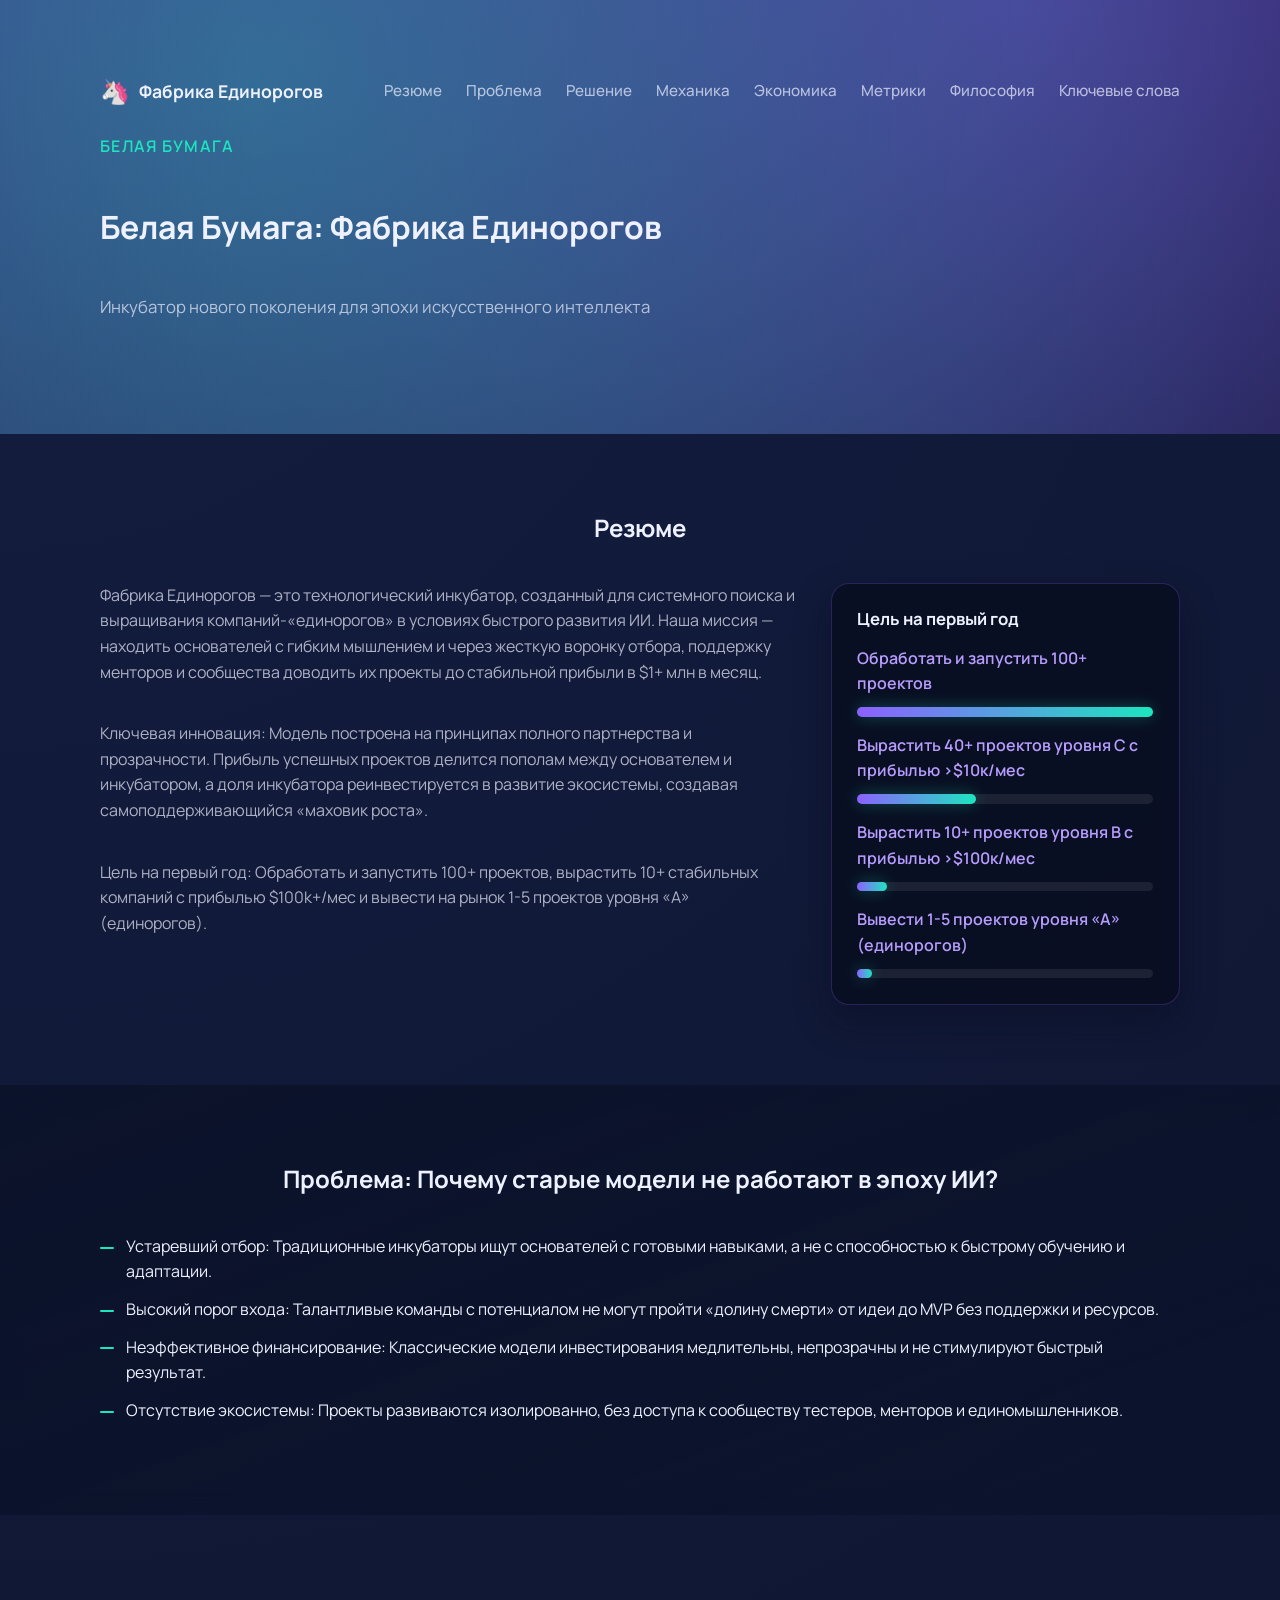
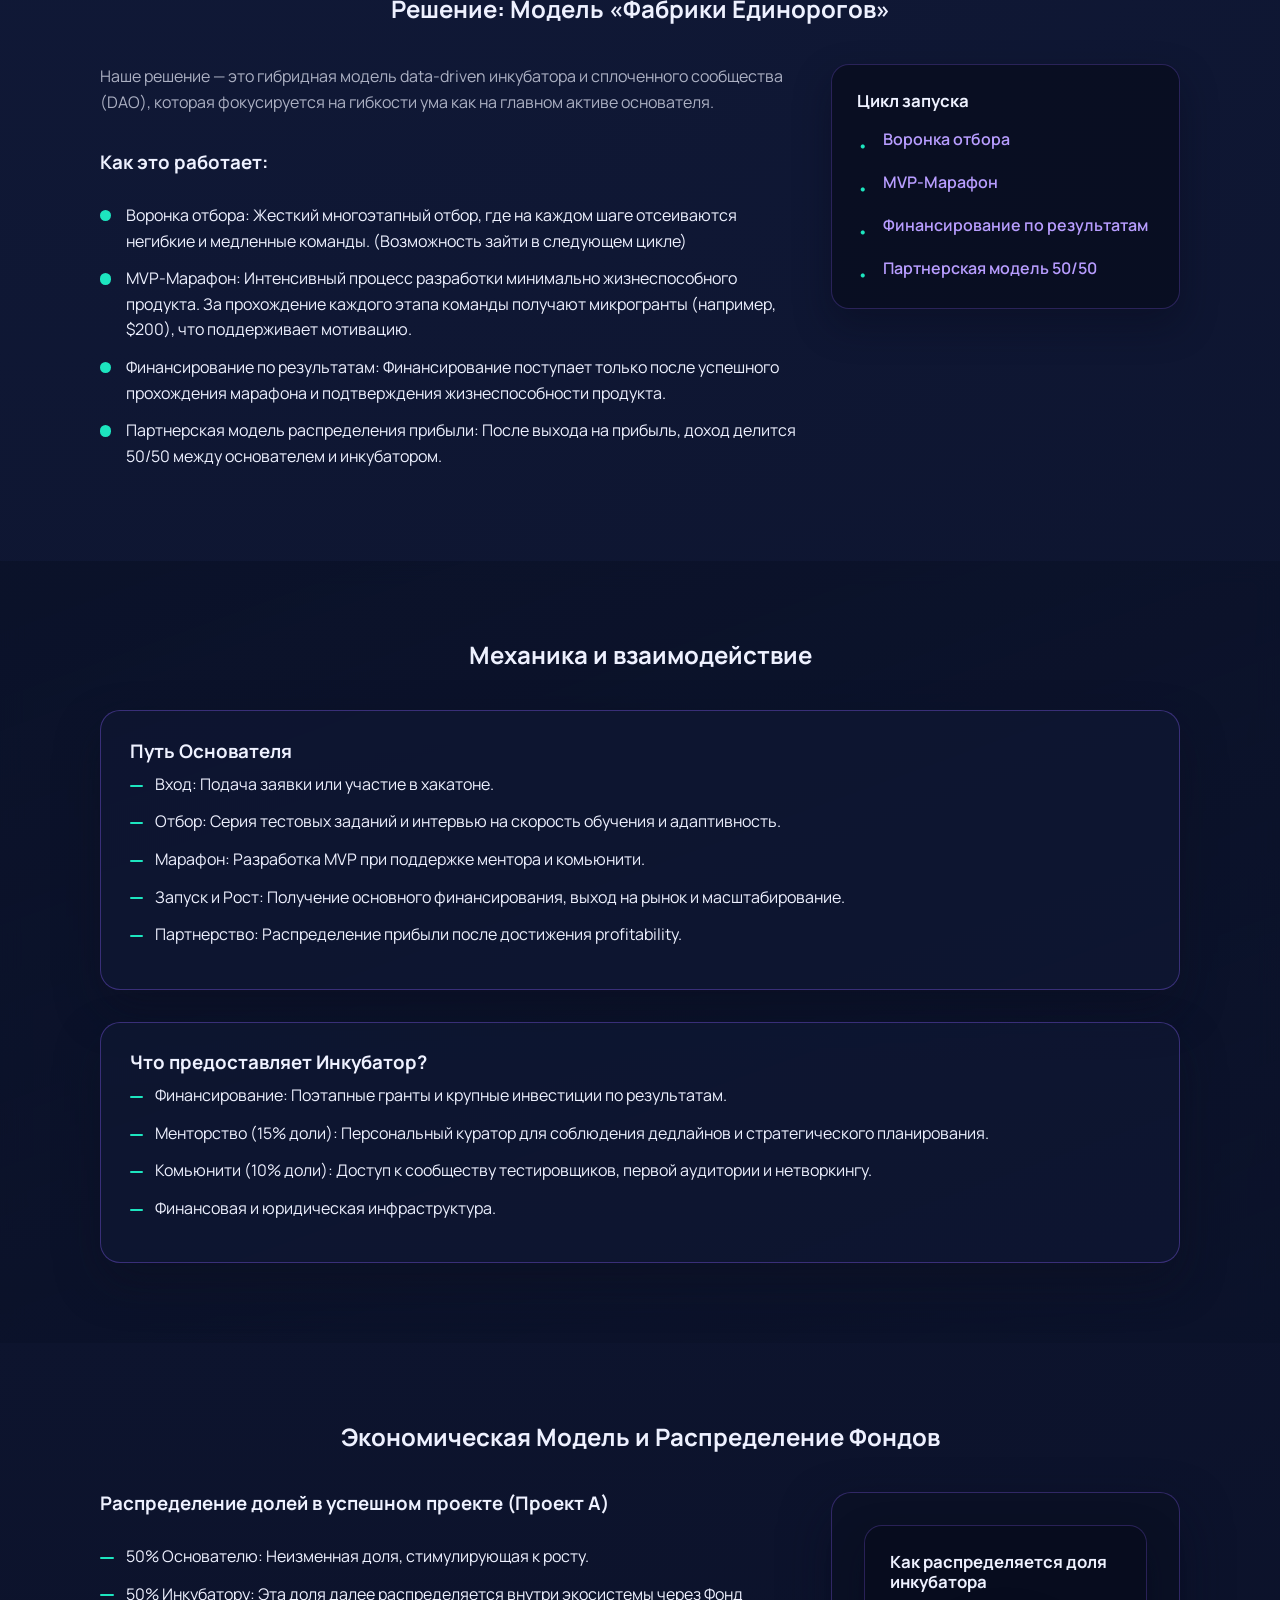
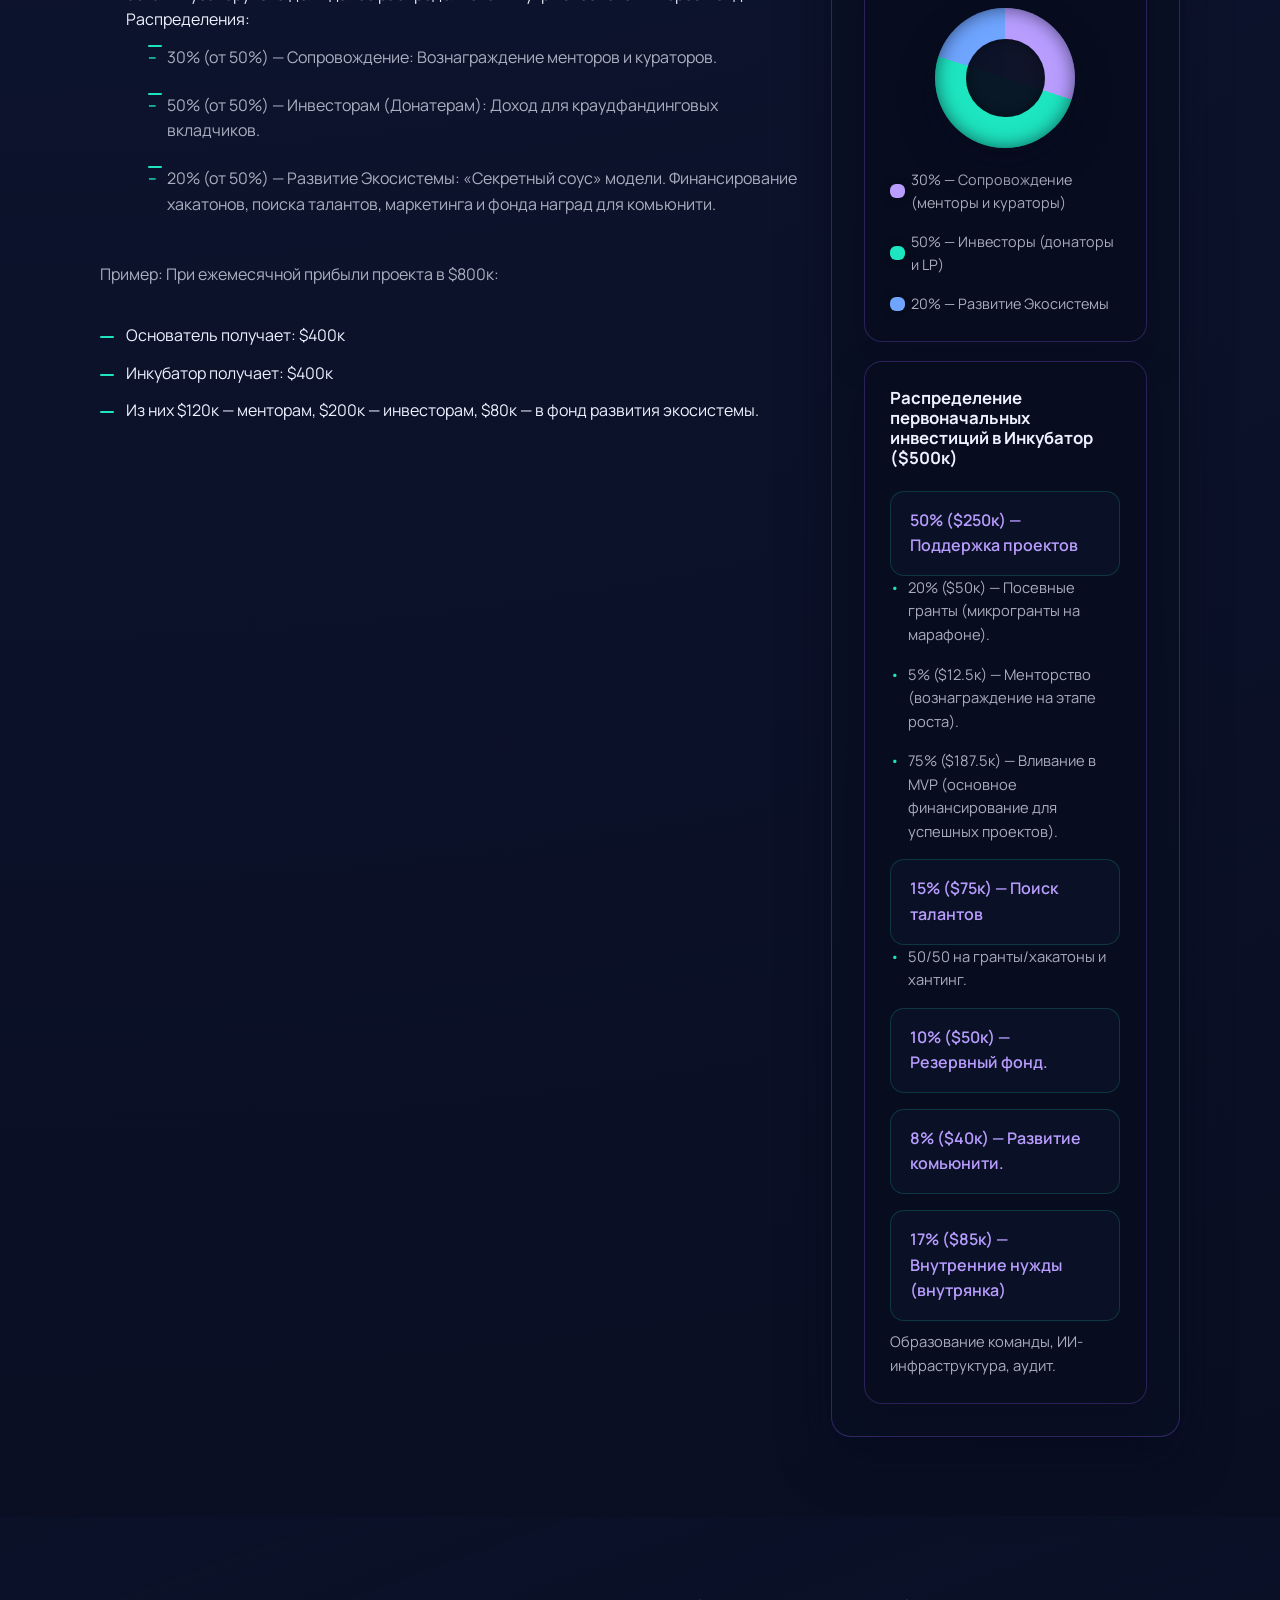
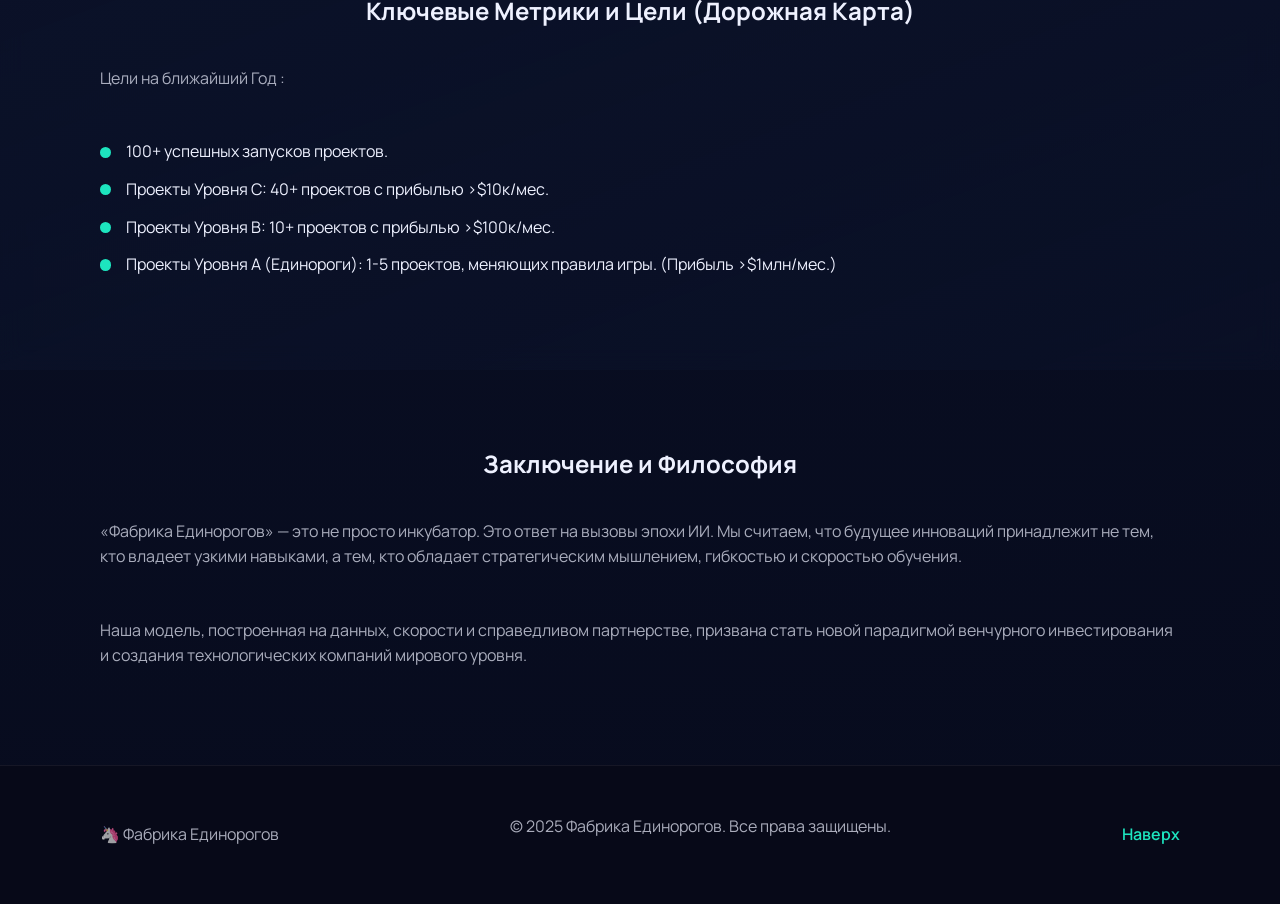
<file: index.html>
<!DOCTYPE html>
<html lang="ru">
  <head>
    <meta charset="utf-8" />
    <meta name="viewport" content="width=device-width, initial-scale=1" />
    <title>Белая Бумага: Фабрика Единорогов</title>
    <link rel="preconnect" href="https://fonts.googleapis.com" />
    <link rel="preconnect" href="https://fonts.gstatic.com" crossorigin />
    <link
      href="https://fonts.googleapis.com/css2?family=Manrope:wght@400;500;600;700&display=swap"
      rel="stylesheet"
    />
    <link rel="stylesheet" href="styles.css" />
  </head>
  <body>
    <header class="hero" id="top">
      <div class="hero__overlay"></div>
      <nav class="navbar">
        <div class="navbar__brand">
          <span class="logo">🦄</span>
          <span class="brand">Фабрика Единорогов</span>
        </div>
        <button class="navbar__menu-toggle" data-toggle-nav aria-label="Меню">
          <span></span>
          <span></span>
          <span></span>
        </button>
        <ul class="navbar__links" data-nav-links>
          <li><a href="#summary">Резюме</a></li>
          <li><a href="#problem">Проблема</a></li>
          <li><a href="#solution">Решение</a></li>
          <li><a href="#mechanics">Механика</a></li>
          <li><a href="#economics">Экономика</a></li>
          <li><a href="#metrics">Метрики</a></li>
          <li><a href="#conclusion">Философия</a></li>
          <li><a href="#keywords">Ключевые слова</a></li>
        </ul>
      </nav>
      <div class="hero__content">
        <p class="hero__kicker">Белая Бумага</p>
        <h1>Белая Бумага: Фабрика Единорогов</h1>
        <p class="hero__subtitle">
          Инкубатор нового поколения для эпохи искусственного интеллекта
        </p>
      </div>
    </header>

    <main>
        <section class="section" id="summary">
        <div class="section__header">
            <h2 class="section__title">Резюме</h2>
        </div>
        <div class="section__content section__content--split">
          <div class="section__text">
            <p>
              Фабрика Единорогов — это технологический инкубатор, созданный для системного поиска и
              выращивания компаний-«единорогов» в условиях быстрого развития ИИ. Наша миссия —
              находить основателей с гибким мышлением и через жесткую воронку отбора, поддержку
              менторов и сообщества доводить их проекты до стабильной прибыли в $1+ млн в месяц.
            </p>
            <p>
              Ключевая инновация: Модель построена на принципах полного партнерства и прозрачности.
              Прибыль успешных проектов делится пополам между основателем и инкубатором, а доля
              инкубатора реинвестируется в развитие экосистемы, создавая самоподдерживающийся
              «маховик роста».
            </p>
            <p>
              Цель на первый год: Обработать и запустить 100+ проектов, вырастить 10+ стабильных
              компаний с прибылью $100k+/мес и вывести на рынок 1-5 проектов уровня «А» (единорогов).
            </p>
          </div>
          <aside class="chart-card chart--bars" aria-labelledby="summary-chart-title">
              <h3 id="summary-chart-title">Цель на первый год</h3>
            <ul>
              <li style="--bar-percent: 100%">
                  <span>Обработать и запустить 100+ проектов</span>
              </li>
              <li style="--bar-percent: 40%">
                  <span>Вырастить 40+ проектов уровня С с прибылью &gt;$10к/мес</span>
              </li>
              <li style="--bar-percent: 10%">
                  <span>Вырастить 10+ проектов уровня B с прибылью &gt;$100к/мес</span>
              </li>
              <li style="--bar-percent: 5%">
                  <span>Вывести 1-5 проектов уровня «А» (единорогов)</span>
              </li>
            </ul>
          </aside>
        </div>
      </section>

      <section class="section section--accent" id="problem">
        <div class="section__header">
            <h2 class="section__title">Проблема: Почему старые модели не работают в эпоху ИИ?</h2>
        </div>
          <div class="section__content">
            <ul class="list list--dash">
              <li>
                Устаревший отбор: Традиционные инкубаторы ищут основателей с готовыми навыками, а не с
                способностью к быстрому обучению и адаптации.
              </li>
              <li>
                Высокий порог входа: Талантливые команды с потенциалом не могут пройти «долину смерти»
                от идеи до MVP без поддержки и ресурсов.
              </li>
              <li>
                Неэффективное финансирование: Классические модели инвестирования медлительны,
                непрозрачны и не стимулируют быстрый результат.
              </li>
              <li>
                Отсутствие экосистемы: Проекты развиваются изолированно, без доступа к сообществу
                тестеров, менторов и единомышленников.
              </li>
            </ul>
        </div>
      </section>

      <section class="section" id="solution">
        <div class="section__header">
            <h2 class="section__title">Решение: Модель «Фабрики Единорогов»</h2>
        </div>
          <div class="section__content section__content--split">
          <div class="section__text">
            <p>
              Наше решение — это гибридная модель data-driven инкубатора и сплоченного сообщества
              (DAO), которая фокусируется на гибкости ума как на главном активе основателя.
            </p>
              <h3>Как это работает:</h3>
              <ul class="list list--check">
                <li>
                  Воронка отбора: Жесткий многоэтапный отбор, где на каждом шаге отсеиваются негибкие и
                  медленные команды. (Возможность зайти в следующем цикле)
                </li>
                <li>
                  MVP-Марафон: Интенсивный процесс разработки минимально жизнеспособного продукта. За
                  прохождение каждого этапа команды получают микрогранты (например, $200), что
                  поддерживает мотивацию.
                </li>
                <li>
                  Финансирование по результатам: Финансирование поступает только после успешного
                  прохождения марафона и подтверждения жизнеспособности продукта.
                </li>
                <li>
                  Партнерская модель распределения прибыли: После выхода на прибыль, доход делится
                  50/50 между основателем и инкубатором.
                </li>
              </ul>
          </div>
          <aside class="chart-card chart--steps" aria-labelledby="solution-steps-title">
            <h3 id="solution-steps-title">Цикл запуска</h3>
            <ul>
              <li>
                  <span class="chart-step__title">Воронка отбора</span>
              </li>
              <li>
                  <span class="chart-step__title">MVP-Марафон</span>
              </li>
              <li>
                  <span class="chart-step__title">Финансирование по результатам</span>
              </li>
              <li>
                  <span class="chart-step__title">Партнерская модель 50/50</span>
              </li>
            </ul>
          </aside>
        </div>
      </section>

      <section class="section section--accent" id="mechanics">
        <div class="section__header">
            <h2 class="section__title">Механика и взаимодействие</h2>
        </div>
        <div class="section__content">
          <article class="card">
              <h3>Путь Основателя</h3>
            <ul class="list list--dash">
              <li>Вход: Подача заявки или участие в хакатоне.</li>
              <li>
                Отбор: Серия тестовых заданий и интервью на скорость обучения и адаптивность.
              </li>
              <li>
                Марафон: Разработка MVP при поддержке ментора и комьюнити.
              </li>
              <li>Запуск и Рост: Получение основного финансирования, выход на рынок и масштабирование.</li>
              <li>Партнерство: Распределение прибыли после достижения profitability.</li>
            </ul>
          </article>
          <article class="card">
              <h3>Что предоставляет Инкубатор?</h3>
            <ul class="list list--dash">
              <li>Финансирование: Поэтапные гранты и крупные инвестиции по результатам.</li>
              <li>Менторство (15% доли): Персональный куратор для соблюдения дедлайнов и стратегического планирования.</li>
              <li>Комьюнити (10% доли): Доступ к сообществу тестировщиков, первой аудитории и нетворкингу.</li>
              <li>Финансовая и юридическая инфраструктура.</li>
            </ul>
          </article>
        </div>
      </section>

      <section class="section" id="economics">
        <div class="section__header">
            <h2 class="section__title">Экономическая Модель и Распределение Фондов</h2>
        </div>
        <div class="section__content section__content--split">
          <div class="section__text">
              <h3>Распределение долей в успешном проекте (Проект А)</h3>
            <ul class="list list--dash">
              <li>50% Основателю: Неизменная доля, стимулирующая к росту.</li>
              <li>
                50% Инкубатору: Эта доля далее распределяется внутри экосистемы через Фонд
                Распределения:
                <ul class="list list--nested">
                  <li>30% (от 50%) — Сопровождение: Вознаграждение менторов и кураторов.</li>
                  <li>
                    50% (от 50%) — Инвесторам (Донатерам): Доход для краудфандинговых вкладчиков.
                  </li>
                  <li>
                    20% (от 50%) — Развитие Экосистемы: «Секретный соус» модели. Финансирование
                    хакатонов, поиска талантов, маркетинга и фонда наград для комьюнити.
                  </li>
                </ul>
              </li>
            </ul>
            <p>
              Пример: При ежемесячной прибыли проекта в $800к:
            </p>
            <ul class="list list--dash">
              <li>Основатель получает: $400к</li>
              <li>Инкубатор получает: $400к</li>
              <li>Из них $120к — менторам, $200к — инвесторам, $80к — в фонд развития экосистемы.</li>
            </ul>
          </div>
          <aside class="highlight-card">
            <div class="chart-card chart--donut" aria-labelledby="incubator-share-title">
              <h3 id="incubator-share-title">Как распределяется доля инкубатора</h3>
              <div class="donut-wrap">
                <div
                  class="donut-chart"
                  role="img"
                  aria-label="30% сопровождение, 50% инвесторы, 20% экосистема"
                  style="--donut-a: #b89dff; --donut-b: #1de5bf; --donut-c: #6fa5ff;"
                ></div>
                <ul class="chart-legend">
                  <li style="--legend-color: #b89dff">30% — Сопровождение (менторы и кураторы)</li>
                  <li style="--legend-color: #1de5bf">50% — Инвесторы (донаторы и LP)</li>
                  <li style="--legend-color: #6fa5ff">20% — Развитие Экосистемы</li>
                </ul>
              </div>
            </div>
            <div class="chart-card chart--table" aria-labelledby="incubator-fund-title">
                <h3 id="incubator-fund-title">Распределение первоначальных инвестиций в Инкубатор ($500к)</h3>
              <ul class="chart-table">
                <li>
                  <div class="chart-table__row">
                      <span>50% ($250к) — Поддержка проектов</span>
                  </div>
                  <ul class="chart-table__nested">
                      <li>20% ($50к) — Посевные гранты (микрогранты на марафоне).</li>
                      <li>5% ($12.5к) — Менторство (вознаграждение на этапе роста).</li>
                      <li>75% ($187.5к) — Вливание в MVP (основное финансирование для успешных проектов).</li>
                  </ul>
                </li>
                <li>
                  <div class="chart-table__row">
                      <span>15% ($75к) — Поиск талантов</span>
                  </div>
                  <ul class="chart-table__nested">
                      <li>50/50 на гранты/хакатоны и хантинг.</li>
                  </ul>
                </li>
                <li>
                  <div class="chart-table__row">
                      <span>10% ($50к) — Резервный фонд.</span>
                  </div>
                </li>
                <li>
                  <div class="chart-table__row">
                      <span>8% ($40к) — Развитие комьюнити.</span>
                  </div>
                </li>
                <li>
                  <div class="chart-table__row">
                      <span>17% ($85к) — Внутренние нужды (внутрянка)</span>
                  </div>
                    <p>Образование команды, ИИ-инфраструктура, аудит.</p>
                </li>
              </ul>
            </div>
          </aside>
        </div>
      </section>

        <section class="section section--accent" id="metrics">
        <div class="section__header">
            <h2 class="section__title">Ключевые Метрики и Цели (Дорожная Карта)</h2>
        </div>
          <div class="section__content">
            <p>Цели на ближайший Год :</p>
            <ul class="list list--check">
              <li>100+ успешных запусков проектов.</li>
              <li>Проекты Уровня С: 40+ проектов с прибылью &gt;$10к/мес.</li>
              <li>Проекты Уровня B: 10+ проектов с прибылью &gt;$100к/мес.</li>
              <li>Проекты Уровня А (Единороги): 1-5 проектов, меняющих правила игры. (Прибыль &gt;$1млн/мес.)</li>
            </ul>
        </div>
      </section>

        <section class="section" id="conclusion">
        <div class="section__header">
            <h2 class="section__title">Заключение и Философия</h2>
        </div>
        <div class="section__content">
          <p>
            «Фабрика Единорогов» — это не просто инкубатор. Это ответ на вызовы эпохи ИИ. Мы считаем,
            что будущее инноваций принадлежит не тем, кто владеет узкими навыками, а тем, кто
            обладает стратегическим мышлением, гибкостью и скоростью обучения.
          </p>
          <p>
            Наша модель, построенная на данных, скорости и справедливом партнерстве, призвана стать
            новой парадигмой венчурного инвестирования и создания технологических компаний
            мирового уровня.
          </p>
        </div>
      </section>

    </main>

    <footer class="footer">
      <div class="footer__content">
        <div>
          <span class="logo">🦄</span>
          <span class="brand">Фабрика Единорогов</span>
        </div>
        <p>© 2025 Фабрика Единорогов. Все права защищены.</p>
        <a href="#top" class="footer__top">Наверх</a>
      </div>
    </footer>

    <script src="script.js" defer></script>
  </body>
</html>
</file>
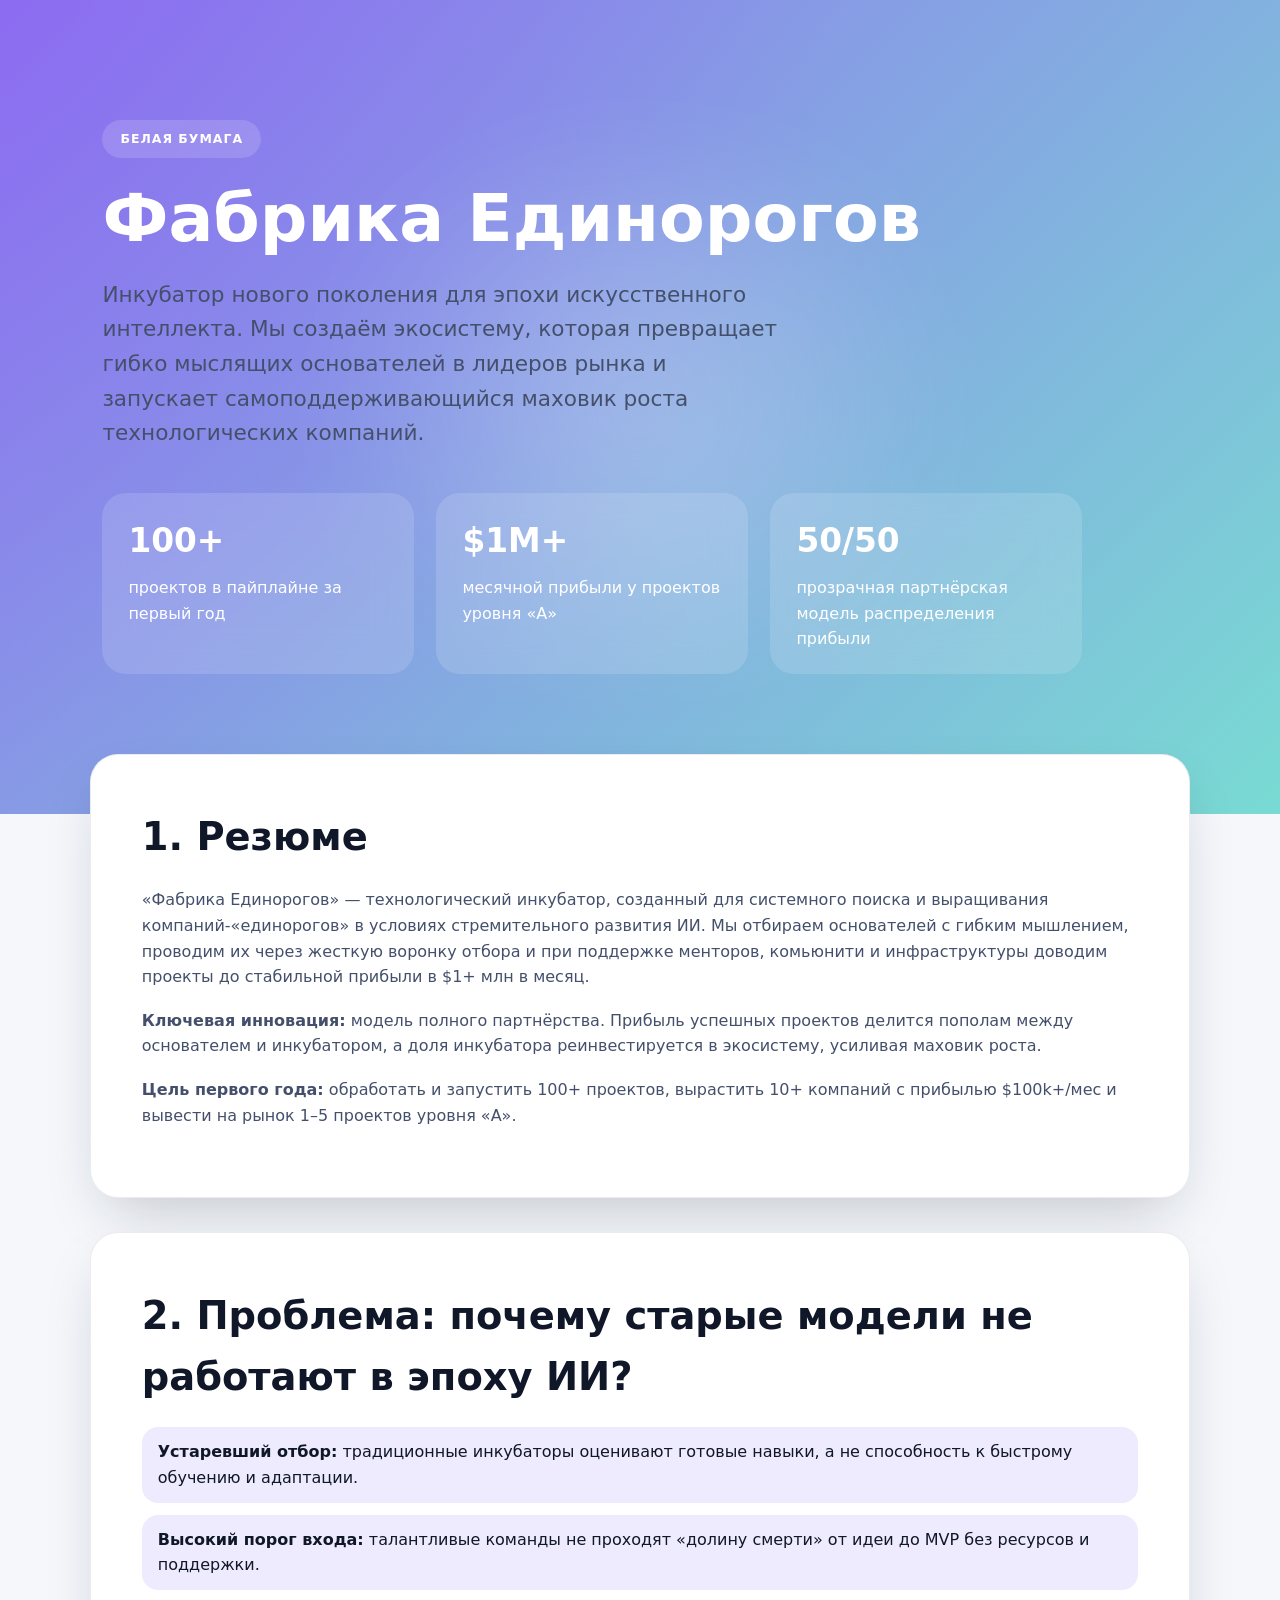
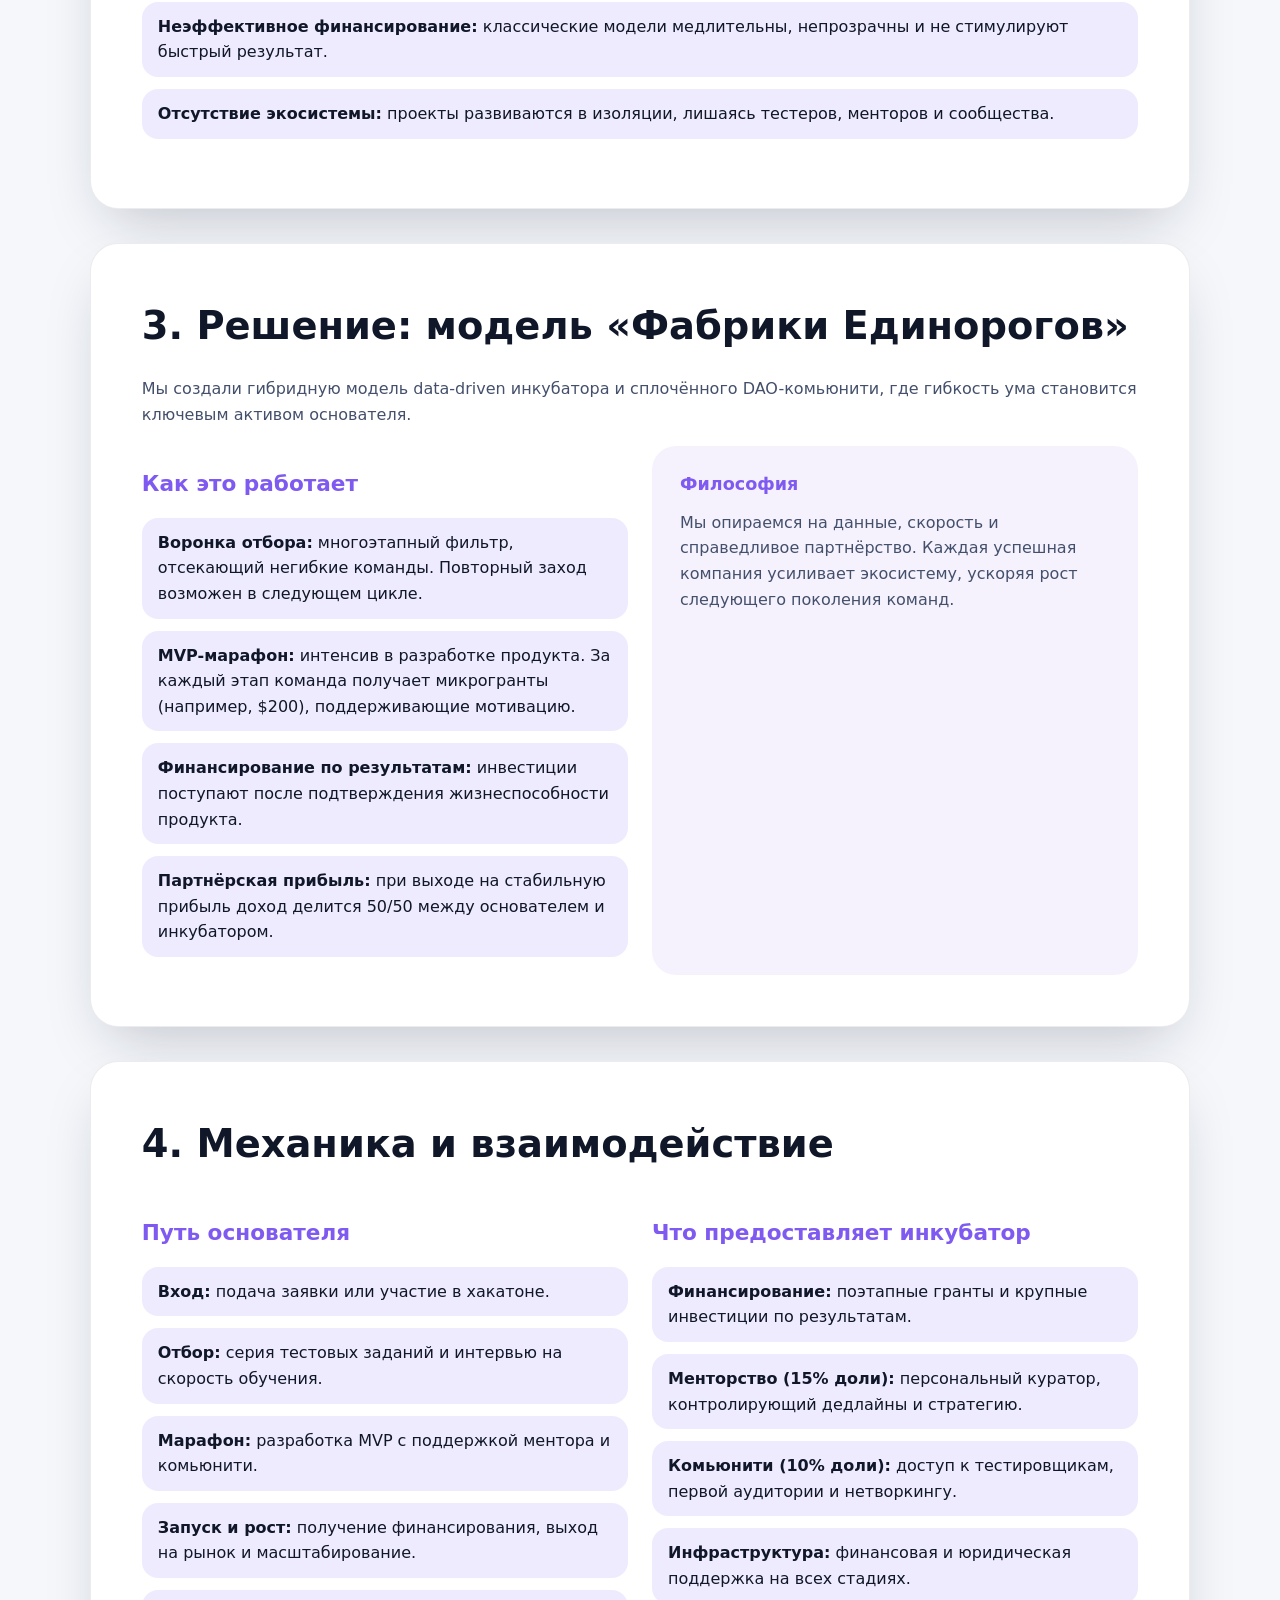
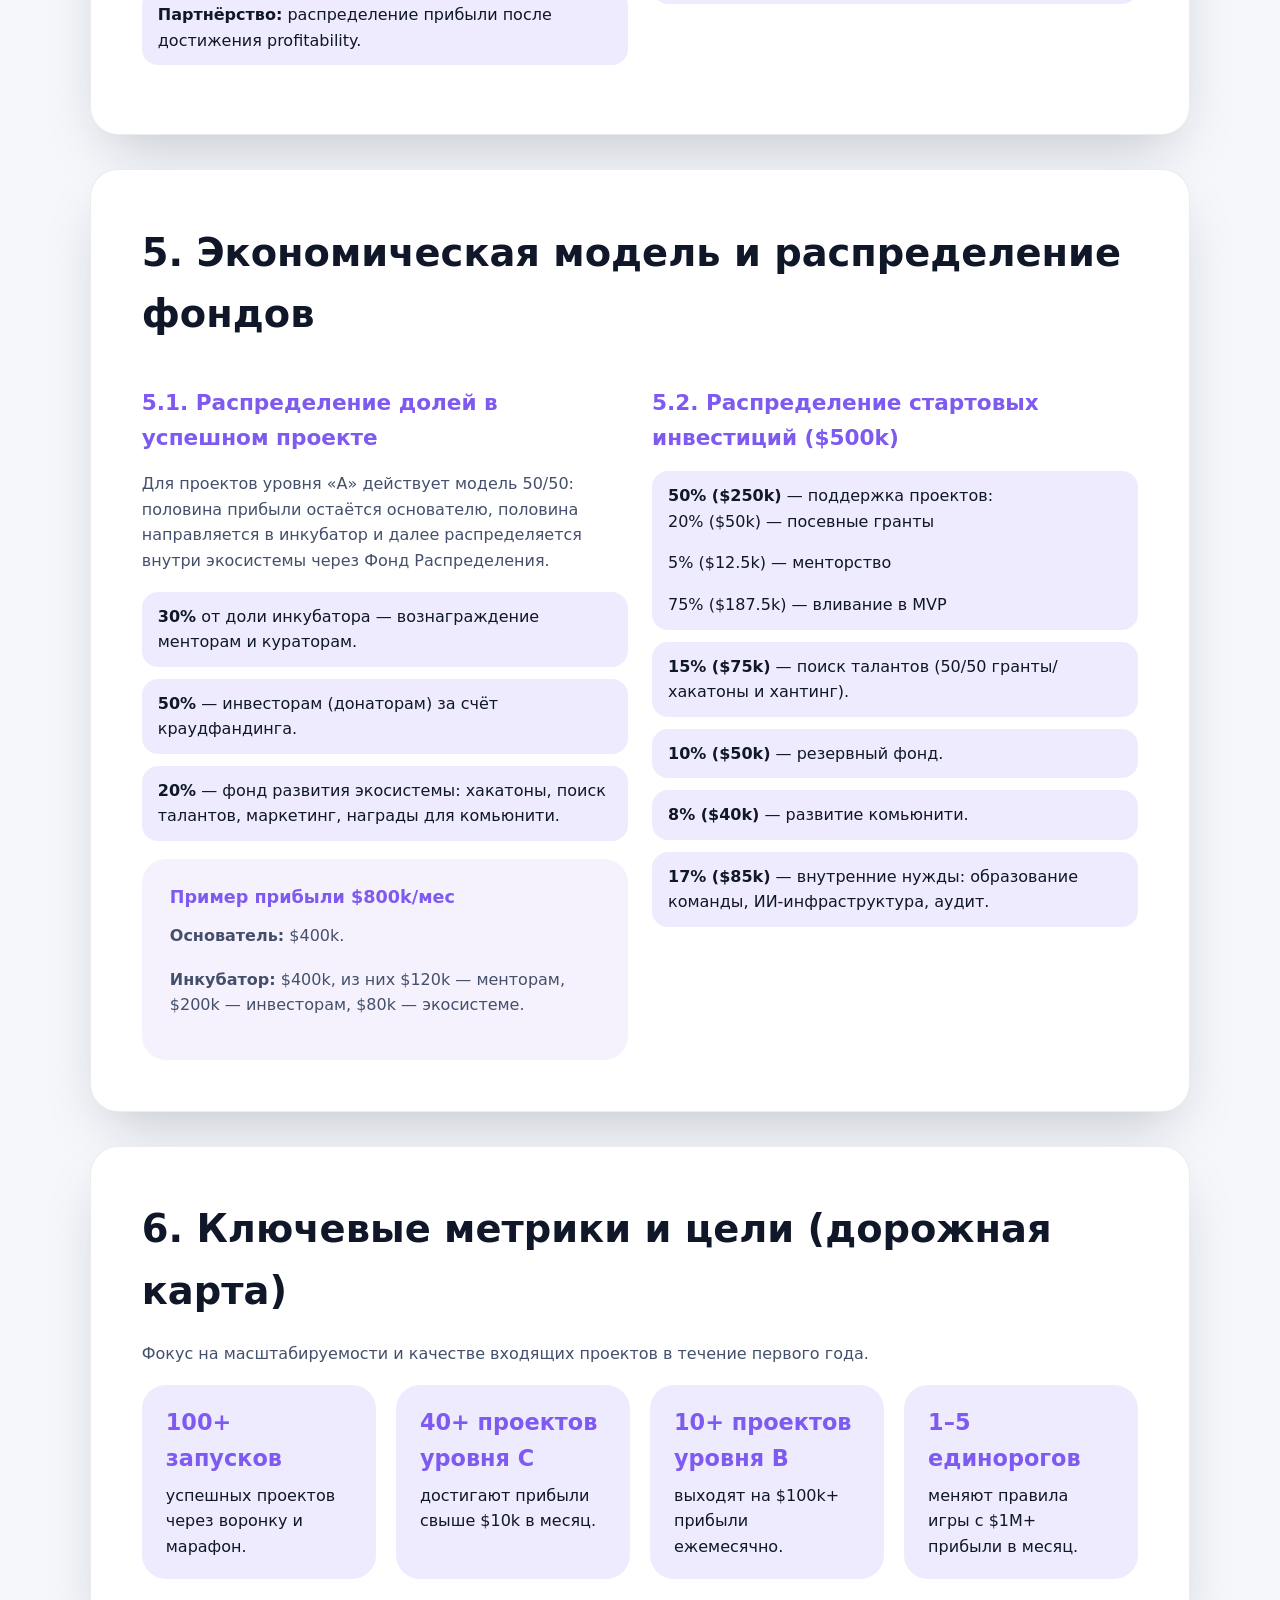
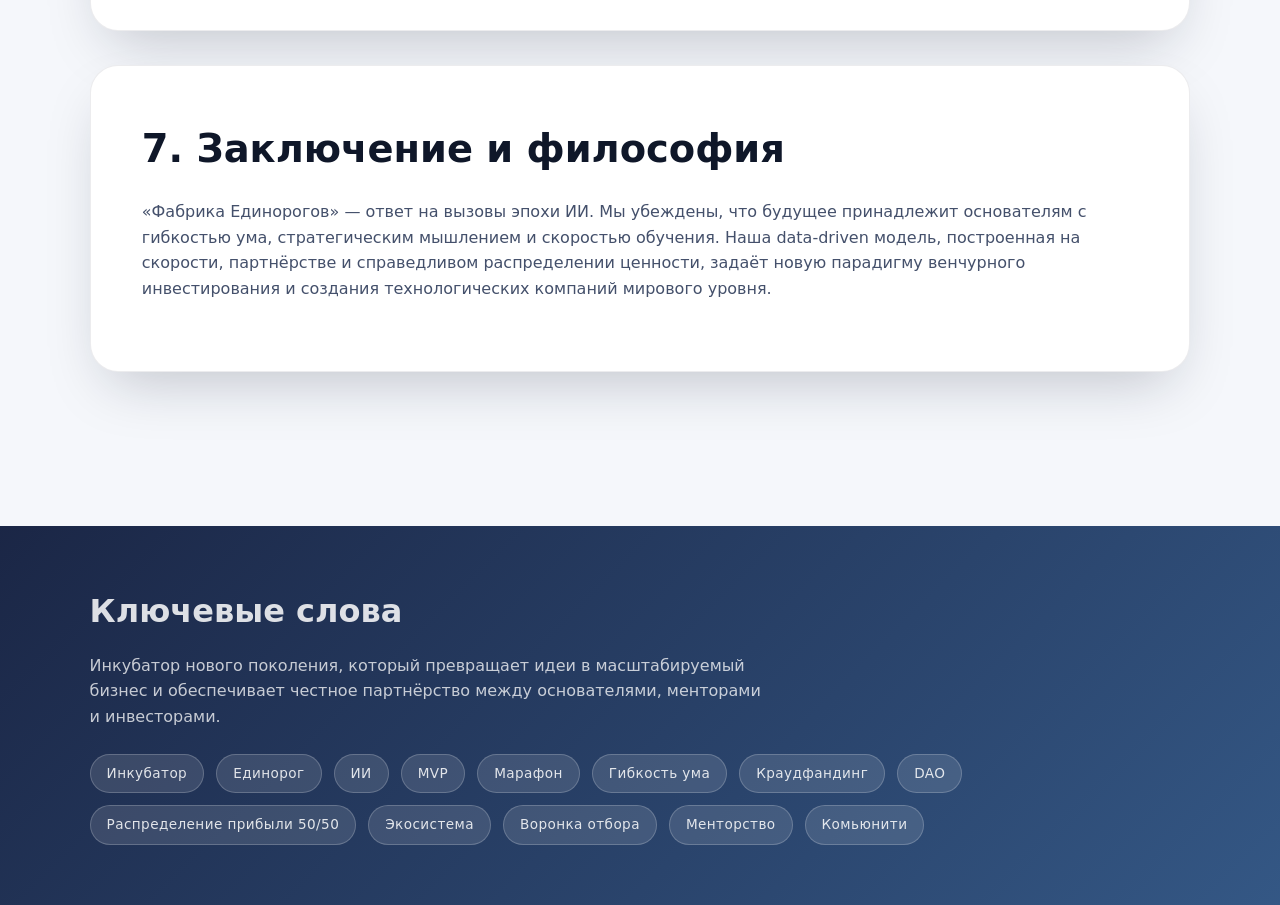
<file: 1.html>
<!DOCTYPE html>
<html lang="ru">
<head>
  <meta charset="UTF-8">
  <meta name="viewport" content="width=device-width, initial-scale=1.0">
  <title>Фабрика Единорогов — Инкубатор нового поколения</title>
  <style>
    :root {
      color-scheme: light dark;
      --bg-light: #f5f7fb;
      --bg-dark: #0f1729;
      --card-light: #ffffff;
      --card-dark: rgba(15, 23, 41, 0.75);
      --text-light: #0f1729;
      --text-muted-light: #44506b;
      --text-dark: #e5ecff;
      --accent: #7f5af0;
      --accent-soft: rgba(127, 90, 240, 0.12);
      --border-light: rgba(15, 23, 41, 0.08);
      --border-dark: rgba(229, 236, 255, 0.12);
      --shadow-light: 0 25px 60px -20px rgba(15, 23, 42, 0.25);
      --shadow-dark: 0 25px 60px -20px rgba(15, 23, 42, 0.6);
      font-family: "Inter", "Segoe UI", system-ui, -apple-system, sans-serif;
    }

    body {
      margin: 0;
      background: var(--bg-light);
      color: var(--text-light);
      line-height: 1.6;
    }

    @media (prefers-color-scheme: dark) {
      body {
        background: var(--bg-dark);
        color: var(--text-dark);
      }
    }

    header {
      background: radial-gradient(circle at top left, rgba(127, 90, 240, 0.25), transparent 55%),
                  linear-gradient(135deg, rgba(127, 90, 240, 0.85), rgba(79, 209, 197, 0.75));
      color: #ffffff;
      padding: 120px clamp(24px, 8vw, 120px) 140px;
      position: relative;
      overflow: hidden;
    }

    header::after {
      content: "";
      position: absolute;
      inset: 20%;
      border-radius: 50%;
      background: radial-gradient(circle, rgba(255, 255, 255, 0.25), transparent 70%);
      filter: blur(60px);
    }

    .hero {
      position: relative;
      max-width: 980px;
      z-index: 1;
    }

    .badge {
      display: inline-flex;
      align-items: center;
      gap: 10px;
      padding: 9px 18px;
      border-radius: 999px;
      background: rgba(255, 255, 255, 0.15);
      letter-spacing: 0.08em;
      text-transform: uppercase;
      font-size: 0.78rem;
      font-weight: 600;
      margin-bottom: 26px;
      backdrop-filter: blur(4px);
    }

    h1 {
      font-size: clamp(2.8rem, 5.2vw, 4.2rem);
      margin: 0 0 24px;
      line-height: 1.05;
    }

    .hero p {
      max-width: 680px;
      font-size: clamp(1.1rem, 2.4vw, 1.35rem);
      margin-bottom: 34px;
    }

    .hero-stats {
      display: grid;
      grid-template-columns: repeat(auto-fit, minmax(220px, 1fr));
      gap: 22px;
      margin-top: 42px;
    }

    .hero-stat-card {
      padding: 22px 26px;
      border-radius: 24px;
      background: rgba(255, 255, 255, 0.14);
      backdrop-filter: blur(18px);
    }

    .hero-stat-card strong {
      display: block;
      font-size: 2.05rem;
      margin-bottom: 8px;
    }

    main {
      margin-top: -60px;
      position: relative;
      z-index: 2;
      padding: 0 clamp(24px, 7vw, 140px) 120px;
    }

    .card {
      background: var(--card-light);
      border-radius: 28px;
      padding: clamp(32px, 4vw, 52px);
      margin-bottom: 34px;
      box-shadow: var(--shadow-light);
      border: 1px solid var(--border-light);
    }

    @media (prefers-color-scheme: dark) {
      .card {
        background: var(--card-dark);
        box-shadow: var(--shadow-dark);
        border: 1px solid var(--border-dark);
      }
    }

    h2 {
      font-size: clamp(1.8rem, 3vw, 2.4rem);
      margin-top: 0;
      margin-bottom: 20px;
    }

    h3 {
      font-size: 1.35rem;
      margin-bottom: 16px;
      color: var(--accent);
    }

    p {
      margin-top: 0;
      margin-bottom: 18px;
      color: var(--text-muted-light);
    }

    @media (prefers-color-scheme: dark) {
      p {
        color: rgba(229, 236, 255, 0.85);
      }
    }

    ul {
      list-style: none;
      padding: 0;
      margin: 0 0 18px;
      display: grid;
      gap: 12px;
    }

    ul li {
      padding: 12px 16px;
      border-radius: 16px;
      background: var(--accent-soft);
      color: var(--text-light);
    }

    @media (prefers-color-scheme: dark) {
      ul li {
        color: rgba(229, 236, 255, 0.9);
      }
    }

    .grid {
      display: grid;
      gap: 24px;
    }

    .grid.two {
      grid-template-columns: repeat(auto-fit, minmax(280px, 1fr));
    }

    .metric-cards {
      display: grid;
      grid-template-columns: repeat(auto-fit, minmax(220px, 1fr));
      gap: 20px;
    }

    .metric-card {
      padding: 20px 24px;
      border-radius: 24px;
      background: var(--accent-soft);
    }

    .metric-card strong {
      display: block;
      font-size: 1.4rem;
      margin-bottom: 6px;
      color: var(--accent);
    }

    .distribution {
      border-radius: 24px;
      padding: 24px 28px;
      background: rgba(127, 90, 240, 0.08);
    }

    .distribution h4 {
      margin: 0 0 12px;
      font-size: 1.1rem;
      color: var(--accent);
    }

    footer {
      padding: 60px clamp(24px, 7vw, 120px);
      color: rgba(255, 255, 255, 0.85);
      background: linear-gradient(135deg, rgba(15, 27, 60, 0.95), rgba(31, 70, 120, 0.9));
    }

    footer h2 {
      margin: 0 0 16px;
      font-size: 2rem;
      color: inherit;
    }

    footer p {
      color: rgba(255, 255, 255, 0.75);
      max-width: 680px;
    }

    .keywords {
      margin-top: 24px;
      display: flex;
      flex-wrap: wrap;
      gap: 12px;
    }

    .keyword {
      background: rgba(255, 255, 255, 0.12);
      border: 1px solid rgba(255, 255, 255, 0.2);
      border-radius: 999px;
      padding: 8px 16px;
      font-size: 0.85rem;
      letter-spacing: 0.03em;
    }

    .split-list {
      display: grid;
      grid-template-columns: repeat(auto-fit, minmax(260px, 1fr));
      gap: 16px;
    }

    @media (max-width: 768px) {
      header {
        padding-top: 100px;
        padding-bottom: 110px;
      }

      .hero-stats {
        margin-top: 32px;
      }

      main {
        margin-top: -40px;
        padding-bottom: 80px;
      }

      footer {
        padding: 48px 24px;
      }
    }
  </style>
</head>
<body>
  <header>
    <div class="hero">
      <div class="badge">Белая бумага</div>
      <h1>Фабрика Единорогов</h1>
      <p>Инкубатор нового поколения для эпохи искусственного интеллекта. Мы создаём экосистему, которая превращает гибко мыслящих основателей в лидеров рынка и запускает самоподдерживающийся маховик роста технологических компаний.</p>
      <div class="hero-stats">
        <div class="hero-stat-card">
          <strong>100+</strong>
          проектов в пайплайне за первый год
        </div>
        <div class="hero-stat-card">
          <strong>$1М+</strong>
          месячной прибыли у проектов уровня «А»
        </div>
        <div class="hero-stat-card">
          <strong>50/50</strong>
          прозрачная партнёрская модель распределения прибыли
        </div>
      </div>
    </div>
  </header>

  <main>
    <section class="card">
      <h2>1. Резюме</h2>
      <p>«Фабрика Единорогов» — технологический инкубатор, созданный для системного поиска и выращивания компаний-«единорогов» в условиях стремительного развития ИИ. Мы отбираем основателей с гибким мышлением, проводим их через жесткую воронку отбора и при поддержке менторов, комьюнити и инфраструктуры доводим проекты до стабильной прибыли в $1+ млн в месяц.</p>
      <p><strong>Ключевая инновация:</strong> модель полного партнёрства. Прибыль успешных проектов делится пополам между основателем и инкубатором, а доля инкубатора реинвестируется в экосистему, усиливая маховик роста.</p>
      <p><strong>Цель первого года:</strong> обработать и запустить 100+ проектов, вырастить 10+ компаний с прибылью $100k+/мес и вывести на рынок 1–5 проектов уровня «А».</p>
    </section>

    <section class="card">
      <h2>2. Проблема: почему старые модели не работают в эпоху ИИ?</h2>
      <ul>
        <li><strong>Устаревший отбор:</strong> традиционные инкубаторы оценивают готовые навыки, а не способность к быстрому обучению и адаптации.</li>
        <li><strong>Высокий порог входа:</strong> талантливые команды не проходят «долину смерти» от идеи до MVP без ресурсов и поддержки.</li>
        <li><strong>Неэффективное финансирование:</strong> классические модели медлительны, непрозрачны и не стимулируют быстрый результат.</li>
        <li><strong>Отсутствие экосистемы:</strong> проекты развиваются в изоляции, лишаясь тестеров, менторов и сообщества.</li>
      </ul>
    </section>

    <section class="card">
      <h2>3. Решение: модель «Фабрики Единорогов»</h2>
      <p>Мы создали гибридную модель data-driven инкубатора и сплочённого DAO-комьюнити, где гибкость ума становится ключевым активом основателя.</p>
      <div class="grid two">
        <div>
          <h3>Как это работает</h3>
          <ul>
            <li><strong>Воронка отбора:</strong> многоэтапный фильтр, отсекающий негибкие команды. Повторный заход возможен в следующем цикле.</li>
            <li><strong>MVP-марафон:</strong> интенсив в разработке продукта. За каждый этап команда получает микрогранты (например, $200), поддерживающие мотивацию.</li>
            <li><strong>Финансирование по результатам:</strong> инвестиции поступают после подтверждения жизнеспособности продукта.</li>
            <li><strong>Партнёрская прибыль:</strong> при выходе на стабильную прибыль доход делится 50/50 между основателем и инкубатором.</li>
          </ul>
        </div>
        <div class="distribution">
          <h4>Философия</h4>
          <p>Мы опираемся на данные, скорость и справедливое партнёрство. Каждая успешная компания усиливает экосистему, ускоряя рост следующего поколения команд.</p>
        </div>
      </div>
    </section>

    <section class="card">
      <h2>4. Механика и взаимодействие</h2>
      <div class="grid two">
        <div>
          <h3>Путь основателя</h3>
          <ul>
            <li><strong>Вход:</strong> подача заявки или участие в хакатоне.</li>
            <li><strong>Отбор:</strong> серия тестовых заданий и интервью на скорость обучения.</li>
            <li><strong>Марафон:</strong> разработка MVP с поддержкой ментора и комьюнити.</li>
            <li><strong>Запуск и рост:</strong> получение финансирования, выход на рынок и масштабирование.</li>
            <li><strong>Партнёрство:</strong> распределение прибыли после достижения profitability.</li>
          </ul>
        </div>
        <div>
          <h3>Что предоставляет инкубатор</h3>
          <ul>
            <li><strong>Финансирование:</strong> поэтапные гранты и крупные инвестиции по результатам.</li>
            <li><strong>Менторство (15% доли):</strong> персональный куратор, контролирующий дедлайны и стратегию.</li>
            <li><strong>Комьюнити (10% доли):</strong> доступ к тестировщикам, первой аудитории и нетворкингу.</li>
            <li><strong>Инфраструктура:</strong> финансовая и юридическая поддержка на всех стадиях.</li>
          </ul>
        </div>
      </div>
    </section>

    <section class="card">
      <h2>5. Экономическая модель и распределение фондов</h2>
      <div class="grid two">
        <div>
          <h3>5.1. Распределение долей в успешном проекте</h3>
          <p>Для проектов уровня «А» действует модель 50/50: половина прибыли остаётся основателю, половина направляется в инкубатор и далее распределяется внутри экосистемы через Фонд Распределения.</p>
          <ul>
            <li><strong>30%</strong> от доли инкубатора — вознаграждение менторам и кураторам.</li>
            <li><strong>50%</strong> — инвесторам (донаторам) за счёт краудфандинга.</li>
            <li><strong>20%</strong> — фонд развития экосистемы: хакатоны, поиск талантов, маркетинг, награды для комьюнити.</li>
          </ul>
          <div class="distribution">
            <h4>Пример прибыли $800k/мес</h4>
            <p><strong>Основатель:</strong> $400k.</p>
            <p><strong>Инкубатор:</strong> $400k, из них $120k — менторам, $200k — инвесторам, $80k — экосистеме.</p>
          </div>
        </div>
        <div>
          <h3>5.2. Распределение стартовых инвестиций ($500k)</h3>
          <ul>
            <li><strong>50% ($250k)</strong> — поддержка проектов:
              <div class="split-list">
                <span>20% ($50k) — посевные гранты</span>
                <span>5% ($12.5k) — менторство</span>
                <span>75% ($187.5k) — вливание в MVP</span>
              </div>
            </li>
            <li><strong>15% ($75k)</strong> — поиск талантов (50/50 гранты/хакатоны и хантинг).</li>
            <li><strong>10% ($50k)</strong> — резервный фонд.</li>
            <li><strong>8% ($40k)</strong> — развитие комьюнити.</li>
            <li><strong>17% ($85k)</strong> — внутренние нужды: образование команды, ИИ-инфраструктура, аудит.</li>
          </ul>
        </div>
      </div>
    </section>

    <section class="card">
      <h2>6. Ключевые метрики и цели (дорожная карта)</h2>
      <p>Фокус на масштабируемости и качестве входящих проектов в течение первого года.</p>
      <div class="metric-cards">
        <div class="metric-card">
          <strong>100+ запусков</strong>
          успешных проектов через воронку и марафон.
        </div>
        <div class="metric-card">
          <strong>40+ проектов уровня C</strong>
          достигают прибыли свыше $10k в месяц.
        </div>
        <div class="metric-card">
          <strong>10+ проектов уровня B</strong>
          выходят на $100k+ прибыли ежемесячно.
        </div>
        <div class="metric-card">
          <strong>1–5 единорогов</strong>
          меняют правила игры с $1M+ прибыли в месяц.
        </div>
      </div>
    </section>

    <section class="card">
      <h2>7. Заключение и философия</h2>
      <p>«Фабрика Единорогов» — ответ на вызовы эпохи ИИ. Мы убеждены, что будущее принадлежит основателям с гибкостью ума, стратегическим мышлением и скоростью обучения. Наша data-driven модель, построенная на скорости, партнёрстве и справедливом распределении ценности, задаёт новую парадигму венчурного инвестирования и создания технологических компаний мирового уровня.</p>
    </section>
  </main>

  <footer>
    <h2>Ключевые слова</h2>
    <p>Инкубатор нового поколения, который превращает идеи в масштабируемый бизнес и обеспечивает честное партнёрство между основателями, менторами и инвесторами.</p>
    <div class="keywords">
      <span class="keyword">Инкубатор</span>
      <span class="keyword">Единорог</span>
      <span class="keyword">ИИ</span>
      <span class="keyword">MVP</span>
      <span class="keyword">Марафон</span>
      <span class="keyword">Гибкость ума</span>
      <span class="keyword">Краудфандинг</span>
      <span class="keyword">DAO</span>
      <span class="keyword">Распределение прибыли 50/50</span>
      <span class="keyword">Экосистема</span>
      <span class="keyword">Воронка отбора</span>
      <span class="keyword">Менторство</span>
      <span class="keyword">Комьюнити</span>
    </div>
  </footer>
</body>
</html>
</file>
<file: styles.css>
:root {
  --bg: #070b1d;
  --bg-alt: #0f1733;
  --accent: #8c61ff;
  --accent-light: #b89dff;
  --accent-secondary: #1de5bf;
  --text: #eef1ff;
  --text-muted: rgba(238, 241, 255, 0.7);
  --card-bg: rgba(15, 23, 51, 0.75);
  --card-border: rgba(140, 97, 255, 0.35);
  --font: "Manrope", "Segoe UI", sans-serif;
  --transition: 180ms ease;
  --radius: 20px;
  --shadow: 0 20px 45px rgba(12, 14, 31, 0.4);
  --content-width: min(1080px, 90vw);
}

*,
*::before,
*::after {
  box-sizing: border-box;
}

body {
  margin: 0;
  font-family: var(--font);
  background: radial-gradient(circle at top left, #131d3f, var(--bg));
  color: var(--text);
  line-height: 1.6;
}

img {
  max-width: 100%;
  height: auto;
  display: block;
  border-radius: calc(var(--radius) - 6px);
}

h1,
h2,
h3,
h4 {
  margin: 0 0 0.5em;
  font-weight: 700;
  line-height: 1.2;
  color: var(--text);
}

p {
  margin: 0 0 1em;
  color: var(--text-muted);
}

a {
  color: inherit;
  text-decoration: none;
}

ul {
  list-style: none;
  padding: 0;
  margin: 0;
}

.hero {
  position: relative;
  padding: 3rem 0 6rem;
  overflow: hidden;
  background: linear-gradient(135deg, rgba(140, 97, 255, 0.35), transparent);
  z-index: 0;
}

.hero__overlay {
  position: absolute;
  inset: 0;
  background: radial-gradient(circle at 20% 20%, rgba(29, 229, 191, 0.35), transparent),
    radial-gradient(circle at 80% 0%, rgba(140, 97, 255, 0.45), transparent);
  opacity: 0.9;
  pointer-events: none;
  z-index: 0;
}

.navbar,
.hero__content {
  position: relative;
  width: var(--content-width);
  margin: 0 auto;
}

.navbar {
  display: flex;
  align-items: center;
  justify-content: space-between;
  padding: 1.5rem 0;
  z-index: 4;
}

.navbar__brand {
  display: flex;
  align-items: center;
  gap: 0.55rem;
  font-weight: 700;
  font-size: 1.1rem;
}

.navbar__brand .logo {
  font-size: 1.5rem;
}

.navbar__links {
  display: flex;
  gap: 1.5rem;
  align-items: center;
  z-index: 4;
}

.navbar__links a {
  font-weight: 500;
  font-size: 0.95rem;
  color: var(--text-muted);
  transition: color var(--transition);
}

.navbar__links a:hover,
.navbar__links a:focus-visible,
.navbar__links .cta-link {
  color: var(--accent-light);
}

.navbar__menu-toggle {
  display: none;
  flex-direction: column;
  gap: 0.3rem;
  padding: 0.3rem;
  background: transparent;
  border: 1px solid rgba(255, 255, 255, 0.1);
  border-radius: 10px;
  cursor: pointer;
  position: relative;
  z-index: 5;
}

.navbar__menu-toggle span {
  width: 1.6rem;
  height: 2px;
  background: var(--text);
}

.hero__content {
  display: grid;
  gap: 2rem;
  z-index: 2;
}

.hero__kicker {
  font-weight: 600;
  color: var(--accent-secondary);
  letter-spacing: 0.08em;
  text-transform: uppercase;
}

.hero__subtitle {
  max-width: 620px;
  font-size: 1.05rem;
}

.hero__actions {
  display: flex;
  gap: 1rem;
}

.btn {
  display: inline-flex;
  align-items: center;
  justify-content: center;
  gap: 0.5rem;
  padding: 0.85rem 1.8rem;
  border-radius: 999px;
  font-weight: 600;
  font-size: 0.95rem;
  transition: transform var(--transition), box-shadow var(--transition), background var(--transition);
  border: none;
  cursor: pointer;
}

.btn--primary {
  background: linear-gradient(120deg, var(--accent), var(--accent-secondary));
  color: #06080f;
  box-shadow: 0 12px 28px rgba(140, 97, 255, 0.25);
}

.btn--primary:hover {
  transform: translateY(-2px);
  box-shadow: 0 18px 36px rgba(140, 97, 255, 0.35);
}

.btn--ghost {
  background: transparent;
  border: 1px solid rgba(255, 255, 255, 0.35);
  color: var(--text);
}

.btn--ghost:hover {
  background: rgba(255, 255, 255, 0.08);
}

.hero__stats {
  display: grid;
  grid-template-columns: repeat(auto-fit, minmax(140px, 1fr));
  gap: 1.5rem;
  margin: 0;
}

.hero__stats dt {
  font-size: 1.8rem;
  font-weight: 700;
  color: var(--accent-light);
}

.hero__stats dd {
  margin: 0.3rem 0 0;
  color: var(--text-muted);
}

.hero__footnote {
  font-size: 0.75rem;
  color: rgba(238, 241, 255, 0.55);
}

.section {
  position: relative;
  padding: 5rem 0;
  background: transparent;
}

.section--accent {
  background: linear-gradient(160deg, rgba(11, 18, 41, 0.9), rgba(11, 18, 41, 0.6));
  backdrop-filter: blur(12px);
}

.section__header {
  width: var(--content-width);
  margin: 0 auto 2.5rem;
  text-align: center;
}

.section__subtitle {
  max-width: 640px;
  margin: 0.5rem auto 0;
}

.section__content {
  width: var(--content-width);
  margin: 0 auto;
  display: grid;
  gap: 2rem;
  align-items: center;
}

.section__content--split {
  grid-template-columns: minmax(320px, 2fr) minmax(250px, 1fr);
  align-items: start;
}

.section__text {
  display: grid;
  gap: 1.25rem;
}

.grid {
  width: var(--content-width);
  margin: 0 auto;
  display: grid;
  gap: 1.8rem;
}

.grid--2 {
  grid-template-columns: repeat(auto-fit, minmax(280px, 1fr));
}

.grid--3 {
  grid-template-columns: repeat(auto-fit, minmax(240px, 1fr));
}

.card {
  background: var(--card-bg);
  border: 1px solid var(--card-border);
  border-radius: var(--radius);
  padding: 1.8rem;
  box-shadow: var(--shadow);
  transition: transform var(--transition), border var(--transition), box-shadow var(--transition);
}

.card:hover {
  transform: translateY(-4px);
  border-color: rgba(29, 229, 191, 0.4);
  box-shadow: 0 24px 48px rgba(12, 18, 41, 0.45);
}

.card--glass {
  background: rgba(11, 18, 41, 0.55);
  backdrop-filter: blur(10px);
}

.badge {
  display: inline-block;
  padding: 0.35rem 0.85rem;
  border-radius: 999px;
  font-size: 0.75rem;
  font-weight: 600;
}

.badge--accent {
  background: rgba(140, 97, 255, 0.2);
  color: var(--accent-light);
}

.badge--secondary {
  background: rgba(29, 229, 191, 0.18);
  color: var(--accent-secondary);
}

.list--check li,
.list--dash li {
  position: relative;
  padding-left: 1.6rem;
  margin-bottom: 0.75rem;
}

.list--check li::before,
.list--dash li::before {
  content: "";
  position: absolute;
  top: 0.45rem;
  left: 0;
  width: 0.7rem;
  height: 0.7rem;
  border-radius: 50%;
  background: var(--accent-secondary);
}

.list--dash li::before {
  width: 0.85rem;
  height: 2px;
  top: 0.8rem;
  border-radius: 999px;
}

.list--nested {
  margin-top: 0.75rem;
  display: grid;
  gap: 0.65rem;
  padding-left: 1.4rem;
}

.list--nested li {
  position: relative;
  padding-left: 1.2rem;
  color: var(--text-muted);
}

.list--nested li::before {
  content: "–";
  position: absolute;
  left: 0;
  top: 0;
  color: var(--accent-secondary);
  font-weight: 600;
}

.diagram {
  background: rgba(11, 18, 41, 0.6);
  border: 1px solid rgba(255, 255, 255, 0.1);
  border-radius: var(--radius);
  padding: 1rem;
  box-shadow: var(--shadow);
}

.diagram figcaption {
  margin-top: 0.8rem;
  font-size: 0.85rem;
  color: var(--text-muted);
}

.tag-group {
  display: flex;
  flex-wrap: wrap;
  gap: 0.6rem;
  margin: 0.5rem 0 0;
}

.tag {
  display: inline-flex;
  align-items: center;
  padding: 0.35rem 0.9rem;
  border-radius: 999px;
  background: rgba(140, 97, 255, 0.18);
  color: var(--accent-light);
  font-size: 0.75rem;
  font-weight: 600;
  letter-spacing: 0.04em;
  text-transform: uppercase;
}

.tag:nth-child(odd) {
  background: rgba(29, 229, 191, 0.22);
  color: var(--accent-secondary);
}

.stat-grid {
  display: grid;
  gap: 1rem;
  grid-template-columns: repeat(auto-fit, minmax(160px, 1fr));
  margin-top: 1.2rem;
}

.stat-card {
  background: rgba(10, 15, 34, 0.75);
  border: 1px solid rgba(29, 229, 191, 0.25);
  border-radius: 16px;
  padding: 1.3rem;
  box-shadow: 0 14px 28px rgba(6, 10, 27, 0.35);
}

.stat-card h3 {
  margin: 0;
  font-size: 1.65rem;
  color: var(--accent-secondary);
}

.stat-card p {
  margin: 0.6rem 0 0;
}

.highlight-card {
  background: rgba(10, 16, 36, 0.82);
  border: 1px solid rgba(140, 97, 255, 0.3);
  border-radius: var(--radius);
  padding: 2rem;
  display: grid;
  gap: 1.2rem;
  box-shadow: 0 22px 48px rgba(8, 12, 31, 0.5);
}

.highlight-card h3 {
  margin: 0;
}

.highlight-card .tag-group {
  margin-top: 0.6rem;
}

.formula {
  background: rgba(6, 11, 26, 0.88);
  border: 1px solid rgba(29, 229, 191, 0.3);
  box-shadow: 0 20px 40px rgba(0, 0, 0, 0.35);
  border-radius: 18px;
  padding: 1.6rem;
  display: grid;
  gap: 1rem;
}

.formula__body {
  display: grid;
  gap: 0.9rem;
  padding: 1.2rem;
  background: rgba(8, 16, 38, 0.9);
  border-radius: 14px;
  border: 1px solid rgba(140, 97, 255, 0.25);
}

.formula__expression {
  font-family: "Manrope", "Segoe UI", sans-serif;
  font-weight: 600;
  font-size: 1.05rem;
  color: var(--text);
}

.formula__highlight {
  color: var(--accent-secondary);
}

.formula ul {
  list-style: none;
  margin: 0;
  padding: 0;
  display: grid;
  gap: 0.5rem;
  color: var(--text-muted);
}

.chart-card {
  background: rgba(8, 13, 31, 0.8);
  border: 1px solid rgba(140, 97, 255, 0.25);
  border-radius: 18px;
  padding: 1.6rem;
  display: grid;
  gap: 1rem;
  box-shadow: 0 16px 36px rgba(7, 11, 27, 0.4);
}

.chart-card h3 {
  margin: 0;
  font-size: 1.05rem;
}

.chart-card ul,
.chart-card ol {
  margin: 0;
  padding: 0;
  list-style: none;
  display: grid;
  gap: 1rem;
}

.chart-card span {
  font-weight: 600;
  color: var(--accent-light);
}

.chart-card strong {
  display: block;
  font-weight: 600;
  color: var(--text);
  margin-top: 0.35rem;
}

.chart--table {
  gap: 1.4rem;
}

.chart-table {
  list-style: none;
  margin: 0;
  padding: 0;
  display: grid;
  gap: 1.3rem;
}

.chart-table__row {
  display: flex;
  justify-content: space-between;
  align-items: center;
  gap: 1rem;
  background: rgba(12, 18, 41, 0.75);
  border: 1px solid rgba(29, 229, 191, 0.18);
  padding: 1rem 1.2rem;
  border-radius: 14px;
  font-weight: 600;
  color: var(--accent-light);
}

.chart-table__row strong {
  margin: 0;
  color: var(--accent-secondary);
}

.chart-table__nested {
  list-style: none;
  margin: 0.75rem 0 0;
  padding-left: 1.4rem;
  display: grid;
  gap: 0.55rem;
  color: var(--text-muted);
  font-size: 0.92rem;
}

.chart-table__nested li::before {
  content: "•";
  margin-right: 0.5rem;
  color: var(--accent-secondary);
}

.chart-table__nested li {
  display: flex;
  align-items: flex-start;
}

.chart-table p {
  margin: 0.6rem 0 0;
  color: var(--text-muted);
  font-size: 0.92rem;
}

.chart--bars li {
  position: relative;
  padding-bottom: 1.25rem;
}

.chart--bars li::before,
.chart--bars li::after {
  content: "";
  position: absolute;
  left: 0;
  bottom: 0;
  height: 0.6rem;
  border-radius: 999px;
}

.chart--bars li::before {
  right: 0;
  background: rgba(255, 255, 255, 0.08);
}

.chart--bars li::after {
  width: var(--bar-percent);
  background: linear-gradient(90deg, var(--accent), var(--accent-secondary));
  box-shadow: 0 0 15px rgba(29, 229, 191, 0.3);
}

.chart--steps ul {
  gap: 1.1rem;
}

.chart--steps li {
  position: relative;
  padding-left: 1.6rem;
}

.chart--steps li::before {
  content: "•";
  position: absolute;
  left: 0;
  top: 0.25rem;
  font-size: 1.1rem;
  color: var(--accent-secondary);
}

.chart-step__title {
  display: block;
  font-size: 1rem;
  font-weight: 600;
  color: var(--accent-light);
  text-transform: none;
}

.chart--steps li p {
  margin: 0.35rem 0 0;
  color: var(--text-muted);
}

.donut-wrap {
  display: flex;
  flex-wrap: wrap;
  gap: 1.25rem;
  align-items: center;
  justify-content: center;
}

.donut-chart {
  width: 140px;
  aspect-ratio: 1;
  border-radius: 50%;
  background: conic-gradient(
    var(--donut-a, rgba(140, 97, 255, 0.8)) 0 30%,
    var(--donut-b, rgba(29, 229, 191, 0.8)) 30% 80%,
    var(--donut-c, rgba(111, 165, 255, 0.8)) 80% 100%
  );
  position: relative;
  box-shadow: inset 0 0 18px rgba(6, 10, 27, 0.6), 0 18px 36px rgba(7, 11, 29, 0.4);
}

.donut-chart::before {
  content: "";
  position: absolute;
  inset: 22%;
  border-radius: 50%;
  background: rgba(8, 13, 31, 0.95);
  box-shadow: inset 0 0 12px rgba(0, 0, 0, 0.45);
}

.chart-legend {
  display: grid;
  gap: 0.6rem;
  min-width: 180px;
}

.chart-legend li {
  display: grid;
  gap: 0.4rem;
  grid-template-columns: 0.9rem 1fr;
  align-items: center;
  font-size: 0.9rem;
  color: var(--text-muted);
}

.chart-legend li::before {
  content: "";
  width: 0.9rem;
  height: 0.9rem;
  border-radius: 6px;
  background: var(--legend-color, var(--accent));
  box-shadow: 0 0 12px rgba(0, 0, 0, 0.2);
}

.chart--timeline {
  gap: 1.4rem;
}

.chart--timeline ol {
  position: relative;
  padding-left: 2rem;
  gap: 1.6rem;
}

.chart--timeline ol::before {
  content: "";
  position: absolute;
  left: 0.55rem;
  top: 0;
  bottom: 0;
  width: 2px;
  background: linear-gradient(180deg, var(--accent), rgba(29, 229, 191, 0.4));
}

.chart--timeline li {
  position: relative;
  padding-left: 1rem;
}

.chart--timeline li::before {
  content: "";
  position: absolute;
  left: -1.6rem;
  top: 0.35rem;
  width: 0.75rem;
  height: 0.75rem;
  border-radius: 50%;
  background: var(--accent-secondary);
  box-shadow: 0 0 0 5px rgba(29, 229, 191, 0.18);
}

.chart--timeline li span {
  display: block;
  font-weight: 700;
  color: var(--accent-light);
}

.chart--timeline li p {
  margin: 0.35rem 0 0;
  color: var(--text-muted);
}

.quote-card {
  background: rgba(10, 16, 34, 0.75);
  border-left: 3px solid var(--accent);
  border-radius: 14px;
  padding: 1.6rem 1.8rem;
  margin-top: 1.8rem;
  font-style: italic;
  color: var(--text-muted);
  box-shadow: 0 18px 38px rgba(7, 11, 27, 0.38);
}

.quote-card span {
  display: block;
  margin-top: 1rem;
  font-style: normal;
  font-weight: 600;
  color: var(--accent-light);
}

.economics {
  width: var(--content-width);
  margin: 0 auto;
  display: grid;
  gap: 2.5rem;
  grid-template-columns: minmax(280px, 1fr) minmax(280px, 1fr);
}

.economics-details {
  grid-template-columns: minmax(320px, 1.4fr) minmax(240px, 1fr);
  align-items: start;
  margin-top: 3rem;
}

.list--chart li {
  display: flex;
  align-items: center;
  justify-content: space-between;
  padding: 0.85rem 1.1rem;
  margin-bottom: 0.8rem;
  background: rgba(9, 14, 39, 0.6);
  border-radius: 16px;
  border: 1px solid rgba(29, 229, 191, 0.15);
}

.list--chart span {
  font-weight: 600;
  color: var(--accent-secondary);
}

.metric-card {
  background: rgba(10, 15, 34, 0.75);
  border: 1px solid rgba(140, 97, 255, 0.2);
  border-radius: 18px;
  padding: 1.5rem;
  margin-bottom: 1.5rem;
  box-shadow: 0 12px 24px rgba(7, 11, 29, 0.35);
}

.timeline {
  width: var(--content-width);
  margin: 0 auto;
  position: relative;
  display: grid;
  gap: 1.8rem;
}

.timeline::before {
  content: "";
  position: absolute;
  left: 35px;
  top: 0;
  bottom: 0;
  width: 2px;
  background: linear-gradient(180deg, var(--accent), rgba(29, 229, 191, 0.4));
}

.timeline__item {
  display: grid;
  grid-template-columns: 120px 1fr;
  gap: 1.8rem;
  align-items: center;
}

.timeline__year {
  font-weight: 700;
  font-size: 1.2rem;
  color: var(--accent-light);
  position: relative;
}

.timeline__year::before {
  content: "";
  position: absolute;
  left: -35px;
  top: 50%;
  transform: translate(-50%, -50%);
  width: 12px;
  height: 12px;
  border-radius: 50%;
  background: var(--accent-secondary);
  box-shadow: 0 0 0 6px rgba(29, 229, 191, 0.15);
}

.timeline__content {
  background: rgba(9, 15, 36, 0.7);
  border: 1px solid rgba(140, 97, 255, 0.2);
  border-radius: var(--radius);
  padding: 1.6rem;
  box-shadow: var(--shadow);
}

.profile-card {
  background: rgba(9, 14, 34, 0.7);
  border: 1px solid rgba(140, 97, 255, 0.2);
  border-radius: var(--radius);
  padding: 1.5rem;
  display: grid;
  gap: 1rem;
  text-align: center;
  box-shadow: var(--shadow);
}

.profile-card img {
  width: 100%;
  aspect-ratio: 1;
  object-fit: cover;
}

.profile-card__link {
  color: var(--accent-secondary);
  font-weight: 600;
  font-size: 0.9rem;
}

.impact {
  width: var(--content-width);
  margin: 0 auto;
  display: grid;
  gap: 1.8rem;
  grid-template-columns: repeat(auto-fit, minmax(260px, 1fr));
}

.market-insights {
  grid-template-columns: minmax(320px, 1.6fr) minmax(280px, 1fr);
  align-items: start;
}

.data-table-wrapper {
  overflow-x: auto;
}

.data-table {
  width: 100%;
  border-collapse: collapse;
  font-size: 0.95rem;
  background: rgba(10, 16, 34, 0.7);
  border: 1px solid rgba(140, 97, 255, 0.25);
  border-radius: 16px;
  overflow: hidden;
  box-shadow: 0 18px 42px rgba(9, 14, 34, 0.45);
}

.data-table thead {
  background: rgba(140, 97, 255, 0.25);
}

.data-table th,
.data-table td {
  padding: 1rem 1.2rem;
  text-align: left;
  border-bottom: 1px solid rgba(255, 255, 255, 0.06);
}

.data-table th {
  font-weight: 600;
  color: var(--text);
}

.data-table td {
  color: var(--text-muted);
}

.data-table tbody tr:hover {
  background: rgba(29, 229, 191, 0.1);
}

.faq {
  width: var(--content-width);
  margin: 0 auto;
  display: grid;
  gap: 1rem;
}

.faq__item {
  background: rgba(9, 15, 36, 0.75);
  border: 1px solid rgba(140, 97, 255, 0.2);
  border-radius: 18px;
  padding: 1rem 1.2rem;
  box-shadow: var(--shadow);
  transition: border var(--transition);
}

.faq__item[open] {
  border-color: rgba(29, 229, 191, 0.35);
}

.faq__item summary {
  cursor: pointer;
  font-weight: 600;
  color: var(--accent-light);
  list-style: none;
}

.faq__item summary::-webkit-details-marker {
  display: none;
}

.faq__item p {
  margin: 0.75rem 0 0;
}

.form {
  width: var(--content-width);
  margin: 0 auto;
  background: rgba(9, 15, 36, 0.75);
  border: 1px solid rgba(140, 97, 255, 0.2);
  border-radius: var(--radius);
  padding: 2.5rem;
  box-shadow: var(--shadow);
  display: grid;
  gap: 1.5rem;
}

.form__group {
  display: grid;
  gap: 0.6rem;
}

.form label {
  font-weight: 600;
  color: var(--text);
}

input,
select,
textarea {
  padding: 0.9rem 1rem;
  border-radius: 14px;
  border: 1px solid rgba(255, 255, 255, 0.15);
  background: rgba(6, 10, 27, 0.9);
  color: var(--text);
  font-family: inherit;
  font-size: 0.95rem;
  transition: border var(--transition), box-shadow var(--transition);
}

input:focus,
select:focus,
textarea:focus {
  outline: none;
  border-color: rgba(29, 229, 191, 0.45);
  box-shadow: 0 0 0 4px rgba(29, 229, 191, 0.15);
}

.form__group--double {
  display: grid;
  gap: 1.2rem;
  grid-template-columns: repeat(auto-fit, minmax(220px, 1fr));
}

.footer {
  padding: 3rem 0;
  background: rgba(7, 9, 24, 0.92);
  border-top: 1px solid rgba(255, 255, 255, 0.06);
}

.footer__content {
  width: var(--content-width);
  margin: 0 auto;
  display: flex;
  flex-wrap: wrap;
  gap: 1rem;
  align-items: center;
  justify-content: space-between;
  color: var(--text-muted);
}

.footer__top {
  color: var(--accent-secondary);
  font-weight: 600;
}

@media (max-width: 960px) {
  .navbar__links {
    position: absolute;
    top: 75px;
    right: 5%;
    width: calc(90vw - 2rem);
    background: rgba(7, 11, 29, 0.98);
    border: 1px solid rgba(140, 97, 255, 0.25);
    border-radius: 16px;
    padding: 1.2rem;
    box-shadow: var(--shadow);
    flex-direction: column;
    gap: 1rem;
    transform: scale(0.95);
    transform-origin: top right;
    opacity: 0;
    pointer-events: none;
    transition: opacity var(--transition), transform var(--transition);
  }

  .navbar__links[data-open="true"] {
    opacity: 1;
    pointer-events: all;
    transform: scale(1);
  }

  .navbar__menu-toggle {
    display: flex;
  }

  .hero {
    padding-bottom: 5rem;
  }

  .section,
  .section--accent {
    padding: 4rem 0;
  }

  .economics {
    grid-template-columns: 1fr;
  }

  .section__content--split,
  .market-insights,
  .economics-details {
    grid-template-columns: 1fr;
  }

  .highlight-card {
    padding: 1.6rem;
  }

  .timeline {
    gap: 2.4rem;
  }

  .timeline::before {
    left: 15px;
  }

  .timeline__item {
    grid-template-columns: 1fr;
    padding-left: 2.5rem;
  }

  .timeline__year::before {
    left: -25px;
  }
}

@media (max-width: 640px) {
  .hero__content h1 {
    font-size: clamp(2rem, 6vw, 2.4rem);
  }

  .hero__actions {
    flex-direction: column;
    align-items: flex-start;
  }

  .form {
    padding: 2rem;
  }

  .footer__content {
    flex-direction: column;
    align-items: flex-start;
  }

  .data-table th,
  .data-table td {
    padding: 0.9rem 1rem;
  }
}
</file>
